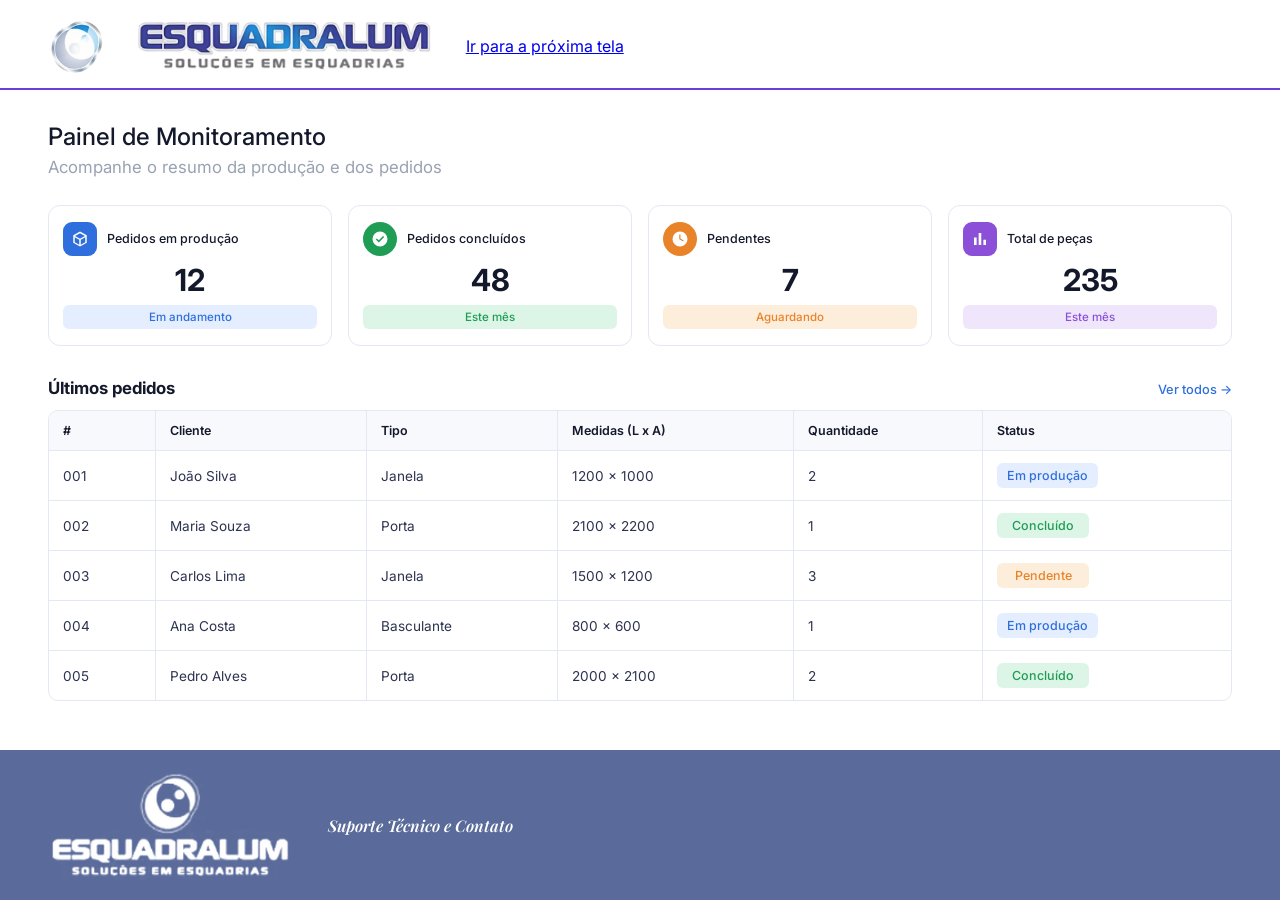
<file: Telas/esquadralum/index.html>
<!DOCTYPE html>
<html lang="pt-BR">
<head>
  <meta charset="UTF-8">
  <meta name="viewport" content="width=device-width, initial-scale=1">
  <title>Painel de Monitoramento | Esquadralum</title>
  <link rel="preconnect" href="https://fonts.googleapis.com">
  <link rel="preconnect" href="https://fonts.gstatic.com" crossorigin>
  <link href="https://fonts.googleapis.com/css2?family=Inter:wght@400;500;600;700&family=Playfair+Display:ital,wght@1,600&display=swap" rel="stylesheet">
  <link rel="stylesheet" href="style.css">
</head>
<body>
  <div class="tela">

    <header class="topo">
      <img class="topo__icone" src="img/icone.png" alt="">
      <img class="topo__logo" src="img/logo.png" alt="Esquadralum - Soluções em esquadrias">
        <a href="../tela-qrcode/Html/index.html">Ir para a próxima tela</a>
    </header>

    <main class="conteudo">
      <h1 class="titulo">Painel de Monitoramento</h1>
      <p class="subtitulo">Acompanhe o resumo da produção e dos pedidos</p>

      <section class="resumo" aria-label="Resumo">
        <article class="card">
          <div class="card__topo">
            <span class="card__icone card__icone--azul">
              <svg viewBox="0 0 24 24" aria-hidden="true"><path d="M12 2 3 7v10l9 5 9-5V7l-9-5Zm0 2.3 6.6 3.7L12 11.7 5.4 8 12 4.3ZM5 9.7l6 3.4v6.6l-6-3.3V9.7Zm8 10v-6.6l6-3.4v6.7l-6 3.3Z"/></svg>
            </span>
            <span class="card__rotulo">Pedidos em produção</span>
          </div>
          <strong class="card__numero">12</strong>
          <span class="selo selo--azul">Em andamento</span>
        </article>

        <article class="card">
          <div class="card__topo">
            <span class="card__icone card__icone--verde">
              <svg viewBox="0 0 24 24" aria-hidden="true"><path d="M12 2a10 10 0 1 0 0 20 10 10 0 0 0 0-20Zm-1.6 14.6-4-4 1.4-1.4 2.6 2.6 5.8-5.8 1.4 1.4-7.2 7.2Z"/></svg>
            </span>
            <span class="card__rotulo">Pedidos concluídos</span>
          </div>
          <strong class="card__numero">48</strong>
          <span class="selo selo--verde">Este mês</span>
        </article>

        <article class="card">
          <div class="card__topo">
            <span class="card__icone card__icone--laranja">
              <svg viewBox="0 0 24 24" aria-hidden="true"><path d="M12 2a10 10 0 1 0 0 20 10 10 0 0 0 0-20Zm4.2 13.4-5.2-3.1V6h1.6v5.4l4.4 2.6-.8 1.4Z"/></svg>
            </span>
            <span class="card__rotulo">Pendentes</span>
          </div>
          <strong class="card__numero">7</strong>
          <span class="selo selo--laranja">Aguardando</span>
        </article>

        <article class="card">
          <div class="card__topo">
            <span class="card__icone card__icone--roxo">
              <svg viewBox="0 0 24 24" aria-hidden="true"><path d="M4 20V10h3.5v10H4Zm6.2 0V4h3.5v16h-3.5Zm6.3 0v-7H20v7h-3.5Z"/></svg>
            </span>
            <span class="card__rotulo">Total de peças</span>
          </div>
          <strong class="card__numero">235</strong>
          <span class="selo selo--roxo">Este mês</span>
        </article>
      </section>

      <section class="pedidos" aria-labelledby="titulo-pedidos">
        <div class="pedidos__cabecalho">
          <h2 id="titulo-pedidos">Últimos pedidos</h2>
          <a href="#" class="pedidos__link">Ver todos &rarr;</a>
        </div>

        <div class="tabela-wrap">
          <table class="tabela">
            <thead>
              <tr>
                <th>#</th>
                <th>Cliente</th>
                <th>Tipo</th>
                <th>Medidas (L x A)</th>
                <th>Quantidade</th>
                <th>Status</th>
              </tr>
            </thead>
            <tbody>
              <tr>
                <td>001</td><td>João Silva</td><td>Janela</td><td>1200 x 1000</td><td>2</td>
                <td><span class="status status--producao">Em produção</span></td>
              </tr>
              <tr>
                <td>002</td><td>Maria Souza</td><td>Porta</td><td>2100 x 2200</td><td>1</td>
                <td><span class="status status--concluido">Concluído</span></td>
              </tr>
              <tr>
                <td>003</td><td>Carlos Lima</td><td>Janela</td><td>1500 x 1200</td><td>3</td>
                <td><span class="status status--pendente">Pendente</span></td>
              </tr>
              <tr>
                <td>004</td><td>Ana Costa</td><td>Basculante</td><td>800 x 600</td><td>1</td>
                <td><span class="status status--producao">Em produção</span></td>
              </tr>
              <tr>
                <td>005</td><td>Pedro Alves</td><td>Porta</td><td>2000 x 2100</td><td>2</td>
                <td><span class="status status--concluido">Concluído</span></td>
              </tr>
            </tbody>
          </table>
        </div>
      </section>
    </main>

    <footer class="rodape">
      <img class="rodape__logo" src="img/logo-rodape.png" alt="Esquadralum - Soluções em esquadrias">
      <a href="#" class="rodape__link">Suporte Técnico e Contato</a>
    </footer>

  </div>
</body>
</html>
</file>
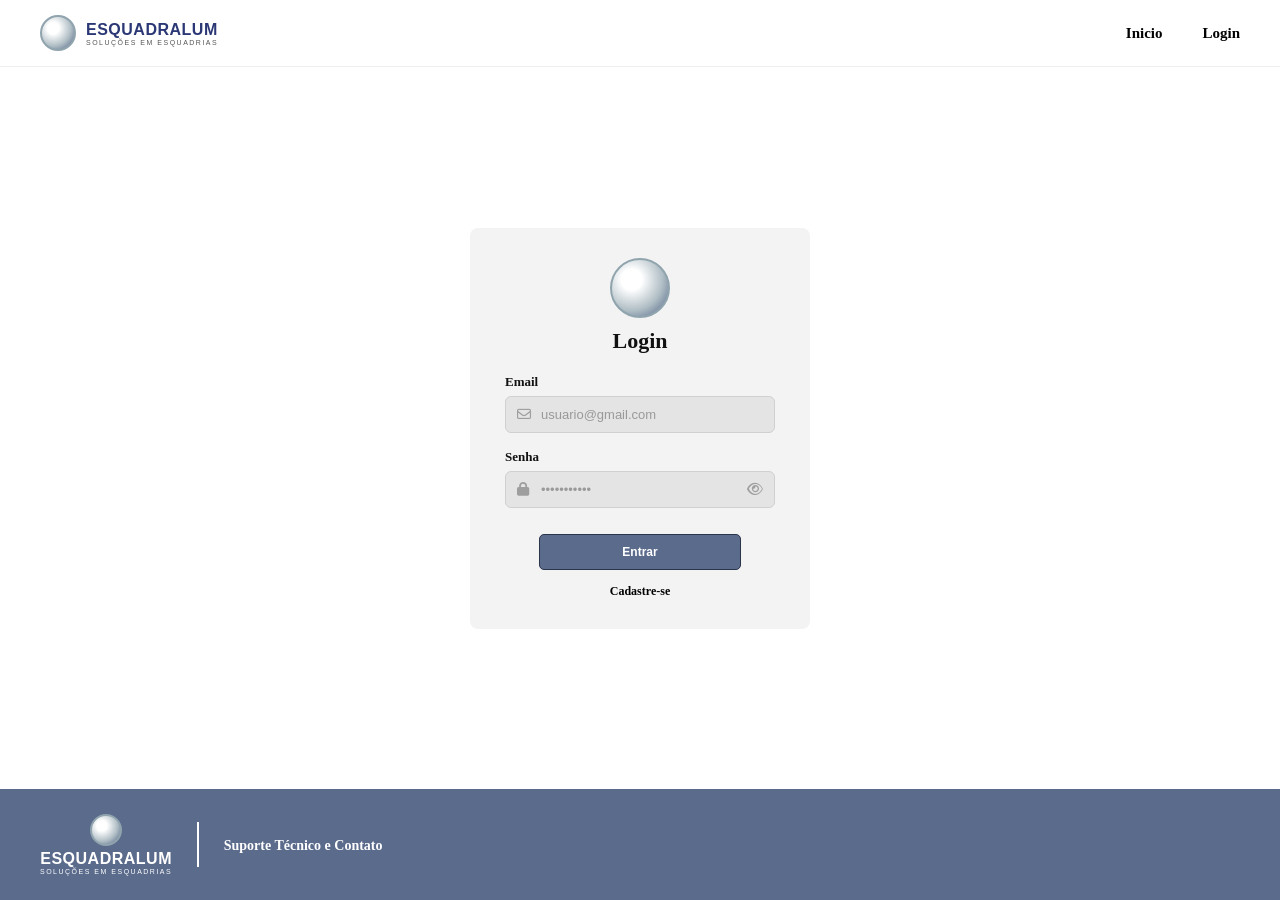
<file: Telas/login/index.html>
<!DOCTYPE html>
<html lang="pt-BR">
<head>
    <meta charset="UTF-8">
    <meta name="viewport" content="width=device-width, initial-scale=1.0">
    <title>Login - Esquadralum</title>
    <!-- Biblioteca de ícones (Font Awesome) -->
    <link rel="stylesheet" href="https://cdnjs.cloudflare.com/ajax/libs/font-awesome/6.4.0/css/all.min.css">
    <link rel="stylesheet" href="style.css">
</head>
<body>

    <!-- Cabeçalho -->
    <header class="navbar">
        <div class="logo-area">
            <!-- Símbolo da logo -->
            <div class="logo-circle"></div>
            <div class="logo-text">
                <span class="brand-name">ESQUADRALUM</span>
                <span class="brand-sub">SOLUÇÕES EM ESQUADRIAS</span>
            </div>
        </div>
        <nav class="nav-links">
            <a href="#">Inicio</a>
            <a href="#">Login</a>
        </nav>
    </header>

    <!-- Conteúdo Principal (Card de Login) -->
    <main class="main-container">
        <div class="login-card">
            <div class="card-logo">
                <div class="logo-circle large"></div>
            </div>
            
            <h2>Login</h2>

            <form id="loginForm">
                <div class="input-group">
                    <label for="email">Email</label>
                    <div class="input-wrapper">
                        <i class="fa-regular fa-envelope icon-left"></i>
                        <input type="email" id="email" placeholder="usuario@gmail.com" required>
                    </div>
                </div>

                <div class="input-group">
                    <label for="senha">Senha</label>
                    <div class="input-wrapper">
                        <i class="fa-solid fa-lock icon-left"></i>
                        <input type="password" id="senha" placeholder="•••••••••••" required>
                        <i class="fa-regular fa-eye icon-right" id="toggleSenha"></i>
                    </div>
                </div>

                <button type="submit" class="btn-entrar">Entrar</button>
            </form>

            <a href="#" class="link-cadastro">Cadastre-se</a>
        </div>
    </main>

    <!-- Rodapé -->
    <footer class="footer">
        <div class="footer-logo">
            <div class="logo-circle small white"></div>
            <div class="logo-text white">
                <span class="brand-name">ESQUADRALUM</span>
                <span class="brand-sub">SOLUÇÕES EM ESQUADRIAS</span>
            </div>
        </div>
        <div class="footer-divider"></div>
        <div class="footer-support">
            <a href="#">Suporte Técnico e Contato</a>
        </div>
    </footer>

    <script src="script.js"></script>
</body>
</html>
</file>
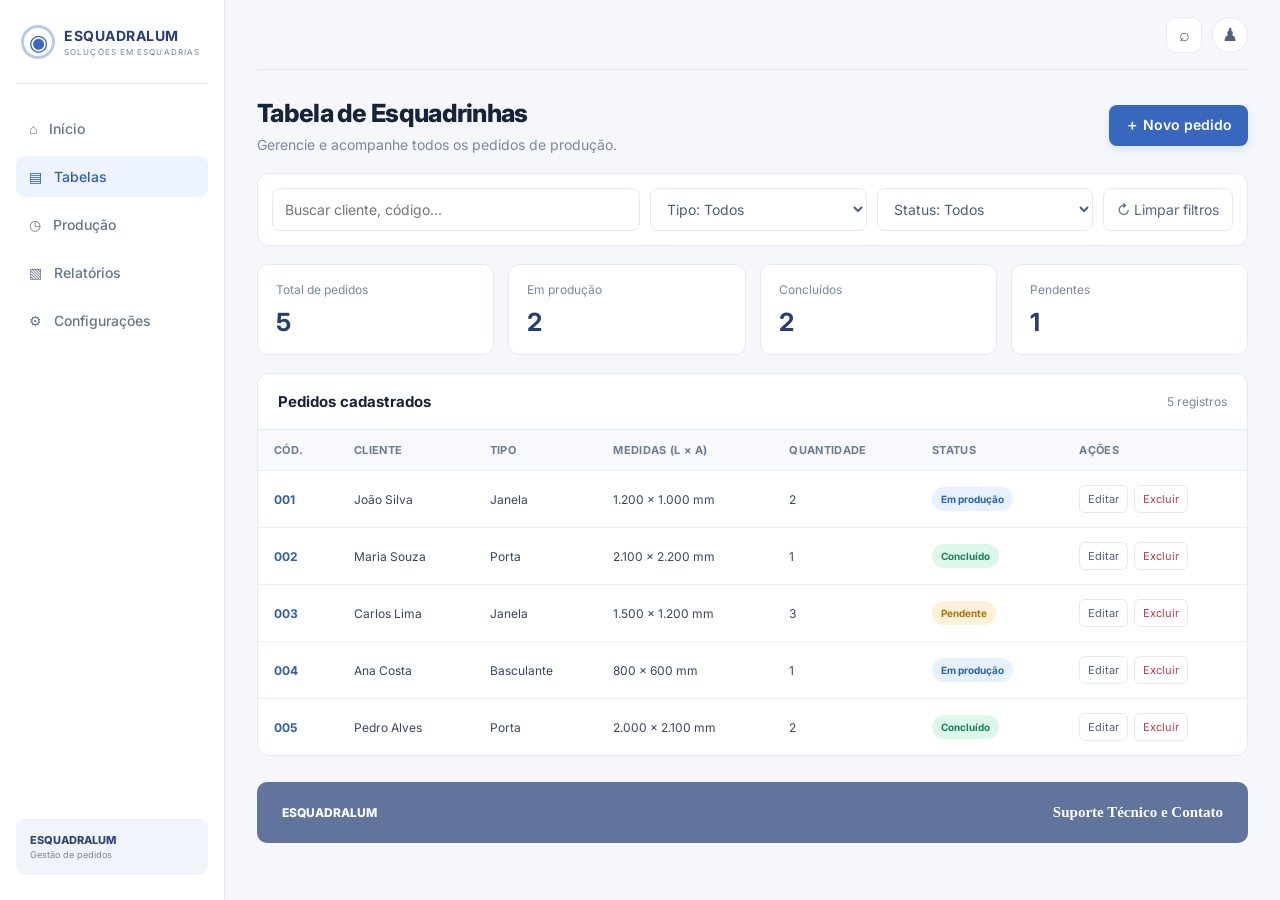
<file: Telas/tela-tabela/index.html>
<!DOCTYPE html>
<html lang="pt-BR">
<head>
  <meta charset="UTF-8">
  <meta name="viewport" content="width=device-width, initial-scale=1.0">
  <title>ESQUADRALUM | Tabela de Esquadrinhas</title>
  <link rel="stylesheet" href="style.css">
</head>
<body>
  <div class="app-shell">
    <aside class="sidebar">
      <div class="brand">
        <div class="brand-mark">◉</div>
        <div><strong>ESQUADRALUM</strong><small>SOLUÇÕES EM ESQUADRIAS</small></div>
      </div>
      <nav>
        <a href="#" class="nav-item">⌂ <span>Início</span></a>
        <a href="#" class="nav-item active">▤ <span>Tabelas</span></a>
        <a href="#" class="nav-item">◷ <span>Produção</span></a>
        <a href="#" class="nav-item">▧ <span>Relatórios</span></a>
        <a href="#" class="nav-item">⚙ <span>Configurações</span></a>
      </nav>
      <div class="sidebar-bottom">ESQUADRALUM<br><small>Gestão de pedidos</small></div>
    </aside>

    <main class="main-content">
      <header class="topbar">
        <div class="brand mobile-brand">
          <div class="brand-mark">◉</div>
          <div><strong>ESQUADRALUM</strong><small>SOLUÇÕES EM ESQUADRIAS</small></div>
        </div>
        <div class="top-actions"><button class="icon-btn" title="Pesquisar">⌕</button><button class="avatar" title="Perfil">♟</button></div>
      </header>

      <section class="page-heading">
        <div>
          <h1>Tabela de Esquadrinhas</h1>
          <p>Gerencie e acompanhe todos os pedidos de produção.</p>
        </div>
        <button class="primary-btn" id="openModal">＋ Novo pedido</button>
      </section>

      <section class="toolbar">
        <input id="searchInput" type="search" placeholder="Buscar cliente, código...">
        <select id="typeFilter" aria-label="Filtrar por tipo">
          <option value="">Tipo: Todos</option>
          <option>Janela</option><option>Porta</option><option>Basculante</option><option>Box</option>
        </select>
        <select id="statusFilter" aria-label="Filtrar por status">
          <option value="">Status: Todos</option>
          <option>Em produção</option><option>Concluído</option><option>Pendente</option>
        </select>
        <button class="secondary-btn" id="clearFilters">↻ Limpar filtros</button>
      </section>

      <section class="stats">
        <div class="stat-card"><span>Total de pedidos</span><strong id="totalCount">0</strong></div>
        <div class="stat-card"><span>Em produção</span><strong id="productionCount">0</strong></div>
        <div class="stat-card"><span>Concluídos</span><strong id="doneCount">0</strong></div>
        <div class="stat-card"><span>Pendentes</span><strong id="pendingCount">0</strong></div>
      </section>

      <section class="table-card">
        <div class="table-header"><h2>Pedidos cadastrados</h2><span id="resultCount">0 registros</span></div>
        <div class="table-wrap">
          <table>
            <thead><tr><th>Cód.</th><th>Cliente</th><th>Tipo</th><th>Medidas (L × A)</th><th>Quantidade</th><th>Status</th><th>Ações</th></tr></thead>
            <tbody id="ordersBody"></tbody>
          </table>
        </div>
        <div id="emptyState" class="empty-state" hidden>Nenhum pedido encontrado. Cadastre um novo pedido para começar.</div>
      </section>

      <footer>ESQUADRALUM <span>Suporte Técnico e Contato</span></footer>
    </main>
  </div>

  <dialog id="orderDialog">
    <form id="orderForm">
      <div class="modal-heading"><div><h2 id="modalTitle">Novo pedido</h2><p>Preencha os dados da esquadria.</p></div><button type="button" class="close-btn" id="closeModal">×</button></div>
      <input type="hidden" id="orderId">
      <label>Nome do cliente<input id="client" required maxlength="70" placeholder="Ex.: João Silva"></label>
      <div class="form-grid">
        <label>Tipo<select id="type" required><option>Janela</option><option>Porta</option><option>Basculante</option><option>Box</option></select></label>
        <label>Quantidade<input id="quantity" type="number" min="1" max="999" value="1" required></label>
        <label>Medida da largura (mm)<input id="width" type="number" min="1" required placeholder="1200"></label>
        <label>Medida da altura (mm)<input id="height" type="number" min="1" required placeholder="1000"></label>
      </div>
      <label>Status<select id="status"><option>Em produção</option><option>Concluído</option><option>Pendente</option></select></label>
      <div class="modal-actions"><button type="button" class="secondary-btn" id="cancelModal">Cancelar</button><button class="primary-btn" type="submit">Salvar pedido</button></div>
    </form>
  </dialog>
  <script src="script.js"></script>
</body>
</html>
</file>
<file: Telas/esquadralum/style.css>
:root {
  --fundo: #f4f6fb;
  --superficie: #ffffff;
  --borda: #e3e8f2;
  --texto: #14182b;
  --texto-suave: #9aa1b2;
  --azul: #2f6fdd;
  --azul-claro: #e4eeff;
  --verde: #1f9d55;
  --verde-claro: #dcf5e6;
  --laranja: #e8832a;
  --laranja-claro: #fdeedb;
  --roxo: #8b4fd8;
  --roxo-claro: #f0e6fc;
  --rodape: #5a6b9b;
  --destaque: #6a3fd6;
}

* { box-sizing: border-box; margin: 0; padding: 0; }

html, body { height: 100%; }

body {
  font-family: "Inter", system-ui, sans-serif;
  background: var(--superficie);
  color: var(--texto);
  min-height: 100vh;
}

.tela {
  width: 100%;
  min-height: 100vh;
  background: var(--superficie);
  display: flex;
  flex-direction: column;
}

/* Topo */
.topo {
  display: flex;
  align-items: center;
  gap: 12px;
  padding: 18px 48px 14px;
  border-bottom: 2px solid var(--destaque);
}
.topo__icone { height: 56px; width: auto; }
.topo__logo { height: 52px; width: auto; max-width: 100%; object-fit: contain; }

/* Conteúdo */
.conteudo { padding: 32px 48px 48px; flex: 1; }

.titulo { font-size: 1.5rem; font-weight: 500; }
.subtitulo { margin-top: 6px; color: var(--texto-suave); font-size: 1.05rem; }

/* Cards de resumo */
.resumo {
  margin-top: 28px;
  display: grid;
  grid-template-columns: repeat(4, 1fr);
  gap: 16px;
}
.card {
  background: var(--superficie);
  border: 1px solid var(--borda);
  border-radius: 12px;
  padding: 16px 14px;
  display: flex;
  flex-direction: column;
  align-items: center;
  gap: 8px;
  text-align: center;
}
.card__topo { display: flex; align-items: center; gap: 10px; align-self: stretch; }
.card__icone {
  flex: none;
  width: 34px; height: 34px;
  border-radius: 9px;
  display: grid; place-items: center;
}
.card__icone svg { width: 18px; height: 18px; fill: #fff; }
.card__icone--azul { background: var(--azul); }
.card__icone--verde { background: var(--verde); border-radius: 50%; }
.card__icone--laranja { background: var(--laranja); border-radius: 50%; }
.card__icone--roxo { background: var(--roxo); }
.card__rotulo { font-size: .78rem; font-weight: 500; text-align: left; line-height: 1.25; }
.card__numero { font-size: 1.9rem; font-weight: 700; line-height: 1.1; }

.selo {
  align-self: stretch;
  font-size: .72rem;
  font-weight: 500;
  padding: 5px 8px;
  border-radius: 6px;
}
.selo--azul { background: var(--azul-claro); color: var(--azul); }
.selo--verde { background: var(--verde-claro); color: var(--verde); }
.selo--laranja { background: var(--laranja-claro); color: var(--laranja); }
.selo--roxo { background: var(--roxo-claro); color: var(--roxo); }

/* Pedidos */
.pedidos { margin-top: 32px; }
.pedidos__cabecalho {
  display: flex;
  justify-content: space-between;
  align-items: baseline;
  margin-bottom: 12px;
}
.pedidos__cabecalho h2 { font-size: 1.05rem; font-weight: 700; }
.pedidos__link { font-size: .8rem; font-weight: 500; color: var(--azul); text-decoration: none; }
.pedidos__link:hover, .pedidos__link:focus-visible { text-decoration: underline; }

.tabela-wrap { overflow-x: auto; border: 1px solid var(--borda); border-radius: 10px; }
.tabela { width: 100%; border-collapse: collapse; font-size: .85rem; min-width: 640px; }
.tabela th {
  text-align: left;
  font-weight: 600;
  font-size: .78rem;
  padding: 12px 14px;
  background: #f7f9fd;
  border-bottom: 1px solid var(--borda);
  border-right: 1px solid var(--borda);
}
.tabela td {
  padding: 12px 14px;
  border-bottom: 1px solid var(--borda);
  border-right: 1px solid var(--borda);
  color: #2c3350;
}
.tabela th:last-child, .tabela td:last-child { border-right: 0; }
.tabela tbody tr:last-child td { border-bottom: 0; }
.tabela tbody tr:hover { background: #f9fbff; }

.status {
  display: inline-block;
  min-width: 92px;
  text-align: center;
  font-size: .78rem;
  font-weight: 500;
  padding: 5px 10px;
  border-radius: 6px;
}
.status--producao { background: var(--azul-claro); color: var(--azul); }
.status--concluido { background: var(--verde-claro); color: var(--verde); }
.status--pendente { background: var(--laranja-claro); color: var(--laranja); }

/* Rodapé */
.rodape {
  background: var(--rodape);
  padding: 20px 48px;
  display: flex;
  align-items: center;
  gap: 36px;
  flex-wrap: wrap;
}
.rodape__logo { height: 110px; width: auto; display: block; }
.rodape__link {
  color: #fff;
  font-family: "Playfair Display", Georgia, serif;
  font-style: italic;
  font-weight: 600;
  font-size: 1rem;
  text-decoration: none;
}
.rodape__link:hover, .rodape__link:focus-visible { text-decoration: underline; }

a:focus-visible { outline: 2px solid var(--azul); outline-offset: 3px; border-radius: 3px; }

/* Responsivo */
@media (max-width: 800px) {
  .resumo { grid-template-columns: repeat(2, 1fr); }
}
@media (max-width: 480px) {
  .topo, .conteudo, .rodape { padding-left: 18px; padding-right: 18px; }
  .topo__icone { height: 44px; }
  .topo__logo { height: 38px; }
  .resumo { grid-template-columns: 1fr; }
}
</file>
<file: Telas/tela-tabela/style.css>
@import url('https://fonts.googleapis.com/css2?family=Inter:wght@400;500;600;700;800&display=swap');
:root{--navy:#243a70;--blue:#3867bd;--light:#f4f7fc;--text:#182238;--muted:#7b879c;--border:#e4eaf3}
*{box-sizing:border-box}body{margin:0;background:#f5f7fb;color:var(--text);font-family:Inter,Arial,sans-serif;font-size:14px}.app-shell{min-height:100vh;display:flex}.sidebar{width:225px;background:#fff;border-right:1px solid var(--border);padding:25px 16px;display:flex;flex-direction:column;flex-shrink:0}.brand{display:flex;align-items:center;gap:9px;padding:0 5px 24px;border-bottom:1px solid var(--border)}.brand-mark{width:34px;height:34px;border:3px solid #b7cbe7;border-radius:50%;display:grid;place-items:center;color:var(--blue);font-size:22px}.brand strong{display:block;font-size:14px;letter-spacing:.5px;color:#273d7c}.brand small{display:block;font-size:8px;letter-spacing:1.1px;color:#758198;margin-top:3px}.sidebar nav{padding-top:24px;display:grid;gap:7px}.nav-item{padding:12px 13px;text-decoration:none;color:#69758b;border-radius:9px;display:flex;gap:12px;align-items:center;font-weight:500}.nav-item.active,.nav-item:hover{background:#edf3ff;color:#2e5eaf}.sidebar-bottom{margin-top:auto;background:#f1f5fb;padding:14px;border-radius:9px;color:#304777;font-weight:800;font-size:11px}.sidebar-bottom small{font-weight:400;color:#7b879c}.main-content{min-width:0;flex:1;padding:0 32px}.topbar{height:70px;display:flex;align-items:center;justify-content:flex-end;border-bottom:1px solid var(--border)}.mobile-brand{display:none}.top-actions{display:flex;gap:10px}.icon-btn,.avatar{border:1px solid var(--border);background:#fff;width:36px;height:36px;border-radius:10px;color:#52627d;font-size:18px;cursor:pointer}.avatar{border-radius:50%}.page-heading{display:flex;align-items:center;justify-content:space-between;gap:20px;padding:28px 0 20px}.page-heading h1{font-size:25px;margin:0 0 8px;font-weight:800;letter-spacing:-.7px}.page-heading p{margin:0;color:var(--muted)}button{font:inherit;cursor:pointer}.primary-btn{background:var(--blue);color:#fff;border:0;border-radius:8px;padding:11px 16px;font-weight:600;box-shadow:0 4px 10px #3867bd22}.primary-btn:hover{background:#2b55a0}.secondary-btn{background:white;border:1px solid var(--border);border-radius:8px;color:#59677e;padding:10px 13px}.toolbar{display:grid;grid-template-columns:minmax(190px,1.7fr) 1fr 1fr auto;gap:10px;background:white;padding:14px;border:1px solid var(--border);border-radius:12px}.toolbar input,.toolbar select{width:100%;min-width:0;padding:11px 12px;border:1px solid var(--border);border-radius:8px;background:#fff;color:#4e5d76;font:inherit;outline:none}.toolbar input:focus,.toolbar select:focus,input:focus,select:focus{border-color:#7da4e9}.stats{display:grid;grid-template-columns:repeat(4,1fr);gap:14px;margin:18px 0}.stat-card{background:#fff;border:1px solid var(--border);border-radius:11px;padding:17px 18px}.stat-card span{display:block;color:var(--muted);font-size:12px;margin-bottom:10px}.stat-card strong{font-size:25px;color:#273c70}.table-card{background:#fff;border:1px solid var(--border);border-radius:12px;overflow:hidden}.table-header{display:flex;align-items:center;justify-content:space-between;padding:18px 20px;border-bottom:1px solid var(--border)}.table-header h2{font-size:15px;margin:0}.table-header span{color:var(--muted);font-size:12px}.table-wrap{overflow-x:auto}table{width:100%;border-collapse:collapse;white-space:nowrap}th{text-align:left;background:#f7f9fd;color:#6e7b91;font-size:11px;text-transform:uppercase;letter-spacing:.35px;font-weight:700;padding:13px 16px}td{padding:14px 16px;border-top:1px solid #edf0f6;font-size:12px;color:#39465d}tbody tr:hover{background:#fafcff}.code{color:#315da9;font-weight:700}.status{display:inline-block;padding:6px 9px;border-radius:20px;font-size:10px;font-weight:700}.status-production{color:#2b63b6;background:#e8f1ff}.status-done{color:#18835b;background:#ddf7eb}.status-pending{color:#ad7112;background:#fff1d7}.actions{display:flex;gap:6px}.action-btn{border:1px solid var(--border);background:#fff;border-radius:6px;padding:6px 8px;color:#53627a;font-size:11px}.action-btn.delete{color:#bf3d4b}.empty-state{text-align:center;padding:32px;color:var(--muted)}footer{margin-top:26px;background:#60749e;color:white;border-radius:10px;padding:22px 25px;display:flex;justify-content:space-between;align-items:center;font-weight:800;font-size:12px}footer span{font-family:Georgia,serif;font-size:15px;font-weight:600}dialog{border:0;border-radius:16px;padding:0;width:min(520px,calc(100% - 28px));box-shadow:0 25px 80px #17264a44}dialog::backdrop{background:#17243b88;backdrop-filter:blur(3px)}#orderForm{padding:25px}.modal-heading{display:flex;justify-content:space-between;align-items:flex-start;margin-bottom:20px}.modal-heading h2{margin:0 0 5px;font-size:21px}.modal-heading p{margin:0;color:var(--muted)}.close-btn{border:0;background:#f0f3f8;border-radius:8px;width:32px;height:32px;font-size:23px;color:#5c6980}label{display:block;font-size:12px;font-weight:700;color:#536078;margin-bottom:15px}label input,label select{display:block;width:100%;margin-top:7px;border:1px solid var(--border);border-radius:8px;padding:11px;font:inherit;font-weight:400;color:var(--text);background:white}.form-grid{display:grid;grid-template-columns:1fr 1fr;gap:0 12px}.modal-actions{display:flex;justify-content:flex-end;gap:10px;margin-top:22px}.modal-actions button{padding:11px 16px}.primary-btn:focus-visible,.secondary-btn:focus-visible,.action-btn:focus-visible{outline:3px solid #8bb2ff;outline-offset:2px}
@media(max-width:900px){.sidebar{width:190px}.main-content{padding:0 20px}.toolbar{grid-template-columns:1fr 1fr}.toolbar input{grid-column:span 2}.stats{grid-template-columns:repeat(2,1fr)}}@media(max-width:620px){.sidebar{display:none}.main-content{padding:0 13px}.topbar{height:62px;justify-content:space-between}.mobile-brand{display:flex;border:0;padding:0}.mobile-brand .brand-mark{width:29px;height:29px}.mobile-brand strong{font-size:11px}.mobile-brand small{font-size:7px}.page-heading{align-items:flex-start;padding:22px 0 16px}.page-heading h1{font-size:20px}.page-heading p{font-size:12px;line-height:1.5}.page-heading .primary-btn{font-size:0;padding:10px 12px}.page-heading .primary-btn::after{content:"＋";font-size:18px}.toolbar{padding:10px;gap:8px}.toolbar input,.toolbar select,.secondary-btn{font-size:11px;padding:10px 8px}.stats{gap:8px}.stat-card{padding:13px}.stat-card strong{font-size:22px}.table-header{padding:15px}.table-wrap{margin:0}footer{padding:17px;gap:10px}footer span{font-size:12px;text-align:right}}
</file>
<file: Telas/login/style.css>
* {
    margin: 0;
    padding: 0;
    box-sizing: border-box;
}

body {
    font-family: 'Georgia', serif; /* Fonte serifada igual aos títulos do protótipo */
    background-color: #ffffff;
    display: flex;
    flex-direction: column;
    min-height: 100vh;
    color: #111;
}

/* --- Cabeçalho --- */
.navbar {
    display: flex;
    justify-content: space-between;
    align-items: center;
    padding: 15px 40px;
    border-bottom: 1px solid #eeeeee;
}

.logo-area {
    display: flex;
    align-items: center;
    gap: 10px;
}

/* Símbolo circular estilizado (substitua por <img src="logo.png"> se tiver o arquivo) */
.logo-circle {
    width: 36px;
    height: 36px;
    border-radius: 50%;
    background: radial-gradient(circle at 35% 35%, #ffffff 20%, #b0bec5 60%, #4b5d82 100%);
    border: 2px solid #90a4ae;
    position: relative;
}

.logo-circle.large {
    width: 60px;
    height: 60px;
    margin: 0 auto 10px auto;
}

.logo-circle.small {
    width: 32px;
    height: 32px;
}

.logo-text {
    display: flex;
    flex-direction: column;
    font-family: 'Arial', sans-serif;
}

.brand-name {
    font-weight: 900;
    font-size: 16px;
    color: #2b3875;
    letter-spacing: 0.5px;
}

.brand-sub {
    font-size: 7px;
    color: #555;
    letter-spacing: 1.5px;
}

.logo-text.white .brand-name,
.logo-text.white .brand-sub {
    color: #ffffff;
}

.nav-links {
    display: flex;
    gap: 40px;
}

.nav-links a {
    text-decoration: none;
    color: #000;
    font-weight: bold;
    font-size: 15px;
}

/* --- Área Central e Card --- */
.main-container {
    flex: 1;
    display: flex;
    justify-content: center;
    align-items: center;
    padding: 30px 15px;
}

.login-card {
    background-color: #f3f3f3;
    width: 100%;
    max-width: 340px;
    padding: 30px 35px;
    border-radius: 8px;
    text-align: center;
}

.login-card h2 {
    font-size: 22px;
    margin-bottom: 20px;
    font-weight: bold;
}

.input-group {
    text-align: left;
    margin-bottom: 16px;
}

.input-group label {
    display: block;
    font-size: 13px;
    font-weight: bold;
    margin-bottom: 6px;
}

.input-wrapper {
    position: relative;
    display: flex;
    align-items: center;
}

.input-wrapper input {
    width: 100%;
    padding: 10px 35px;
    background-color: #e4e4e4;
    border: 1px solid #d0d0d0;
    border-radius: 6px;
    font-family: 'Arial', sans-serif;
    font-size: 13px;
    color: #555;
    outline: none;
}

.input-wrapper input::placeholder {
    color: #999;
}

.icon-left {
    position: absolute;
    left: 12px;
    color: #9e9e9e;
    font-size: 14px;
}

.icon-right {
    position: absolute;
    right: 12px;
    color: #9e9e9e;
    font-size: 14px;
    cursor: pointer;
}

/* Botão Entrar */
.btn-entrar {
    width: 75%;
    padding: 10px;
    margin-top: 10px;
    background-color: #5b6b8c;
    color: #ffffff;
    border: 1px solid #2b354a;
    border-radius: 5px;
    font-family: 'Arial', sans-serif;
    font-size: 12px;
    font-weight: bold;
    cursor: pointer;
    transition: background 0.2s;
}

.btn-entrar:hover {
    background-color: #495773;
}

.link-cadastro {
    display: block;
    margin-top: 14px;
    font-size: 12px;
    font-weight: bold;
    color: #000;
    text-decoration: none;
}

.link-cadastro:hover {
    text-decoration: underline;
}

/* --- Rodapé --- */
.footer {
    background-color: #5b6b8c;
    color: #ffffff;
    padding: 25px 40px;
    display: flex;
    align-items: center;
    gap: 25px;
}

.footer-logo {
    display: flex;
    flex-direction: column;
    align-items: center;
    text-align: center;
    gap: 4px;
}

.footer-divider {
    width: 1.5px;
    height: 45px;
    background-color: #ffffff;
}

.footer-support a {
    color: #ffffff;
    text-decoration: none;
    font-weight: bold;
    font-size: 14px;
}
</file>
